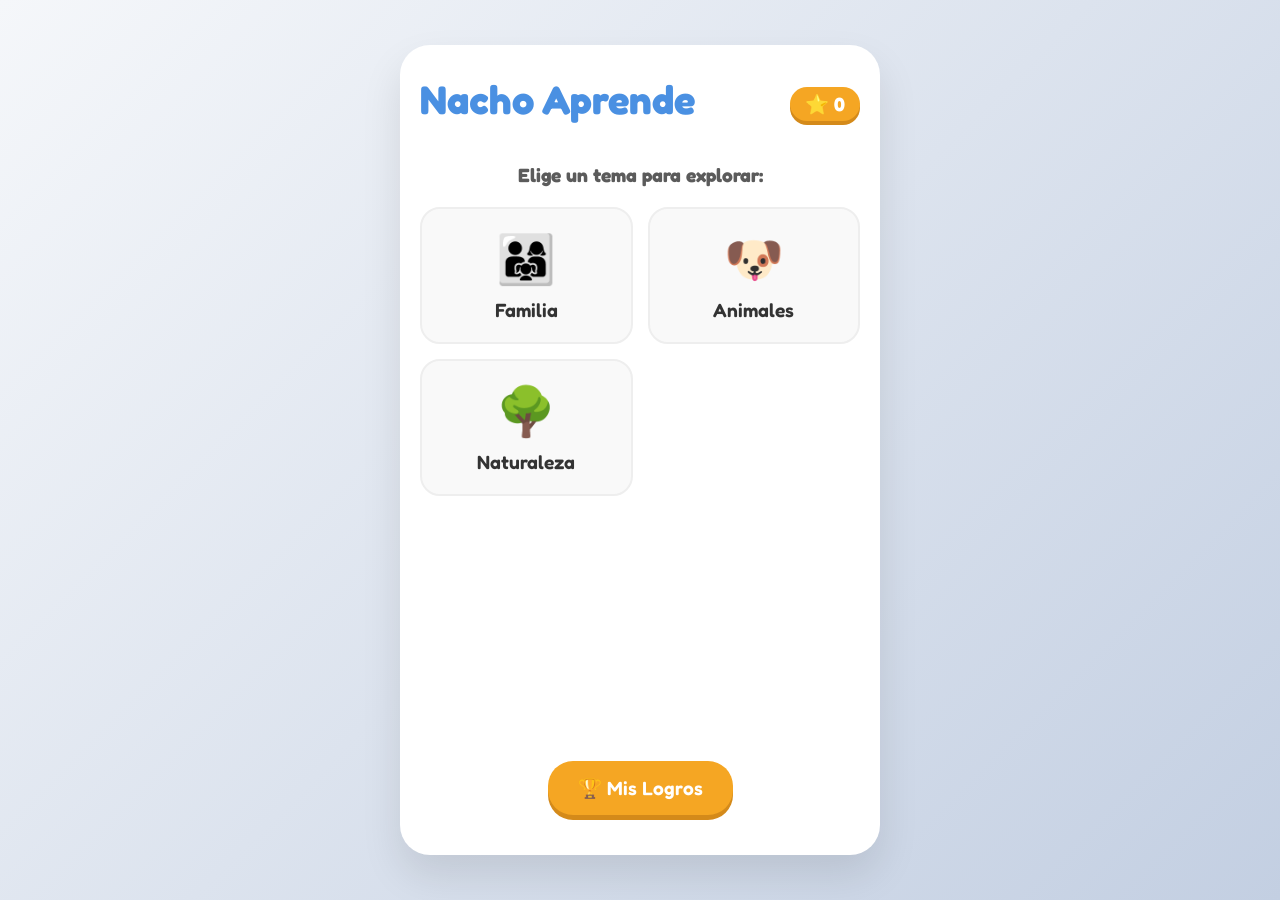
<file: SOPORTES/Aplicaciones/Nacho Kids/nacho_app/index.html>
<!DOCTYPE html>
<html lang="es">
<head>
    <meta charset="UTF-8">
    <meta name="viewport" content="width=device-width, initial-scale=1.0">
    <title>Nacho Aprende Pro</title>
    <link rel="preconnect" href="https://fonts.googleapis.com">
    <link rel="preconnect" href="https://fonts.gstatic.com" crossorigin>
    <link href="https://fonts.googleapis.com/css2?family=Fredoka:wght@400;600;700&display=swap" rel="stylesheet">
    <link rel="stylesheet" href="css/styles.css">
</head>
<body>
    <div class="app-container">
        <!-- Pantalla de Menú Principal -->
        <div id="pantalla-menu-principal" class="pantalla activa">
            <div class="header-menu">
                <h1 class="titulo-principal">Nacho Aprende</h1>
                <div class="badge-estrellas">⭐ <span class="estrellas-totales-ui">0</span></div>
            </div>
            
            <h2 class="subtitulo">Elige un tema para explorar:</h2>
            <div id="grid-temas" class="grid-temas">
                <!-- Temas dinámicos -->
            </div>
            
            <button id="btn-ver-logros" class="btn-secundario mt-auto">🏆 Mis Logros</button>
        </div>

        <!-- Pantalla de Selección de Nivel -->
        <div id="pantalla-seleccion-nivel" class="pantalla">
            <div class="header-simple">
                <button id="btn-volver-menu" class="btn-icon">⬅️ Volver</button>
                <div class="badge-estrellas">⭐ <span class="estrellas-totales-ui">0</span></div>
            </div>
            
            <h1 id="titulo-categoria" class="titulo-categoria">Categoría</h1>
            <h2 class="subtitulo">Selecciona un nivel:</h2>
            <div id="niveles-container" class="niveles-container">
                <!-- Niveles dinámicos -->
            </div>
        </div>

        <!-- Pantalla de Juego: Brinca la Palabra -->
        <div id="pantalla-juego-brinca" class="pantalla">
            <div class="header-simple">
                <button id="btn-volver-de-juego" class="btn-icon">⬅️ Salir</button>
                <div class="badge-estrellas">⭐ <span class="estrellas-totales-ui">0</span></div>
            </div>
            
            <h2 class="instruccion-juego">Ayúdame a cruzar seleccionando las sílabas en orden</h2>
            
            <div id="contenedor-brinca" class="contenedor-brinca">
                <!-- Juego renderizado dinámicamente -->
            </div>
        </div>

        <!-- Pantalla de Logros -->
        <div id="pantalla-logros" class="pantalla">
            <div class="header-simple">
                <button id="btn-volver-de-logros" class="btn-icon">⬅️ Volver</button>
            </div>
            
            <h1 class="titulo-principal">Tus Insignias</h1>
            <div id="insignias-container" class="insignias-container">
                <!-- Insignias generadas -->
            </div>
        </div>
        
        <!-- Pantalla Final -->
        <div id="pantalla-final" class="pantalla">
            <h1 class="titulo-principal text-verde">¡Nivel Completado!</h1>
            <p id="mensaje-final" class="mensaje-final">¡Has ganado una nueva insignia!</p>
            <div class="estrellas-finales">⭐⭐⭐⭐⭐</div>
            <button onclick="mostrarPantalla('menuPrincipal')" class="btn-primario mt-auto">Volver al Menú</button>
        </div>
    </div>

    <!-- Scripts de la app modulares -->
    <script src="js/data.js"></script>
    <script src="js/progress.js"></script>
    <script src="js/games.js"></script>
    <script src="js/app.js"></script>
</body>
</html>
</file>
<file: SOPORTES/Aplicaciones/Nacho Kids/nacho_app/css/styles.css>
:root {
    --primario: #4A90E2;
    --secundario: #50E3C2;
    --acento: #F5A623;
    --rojo: #E74C3C;
    --verde: #2ECC71;
    --blanco: #FFFFFF;
    --fondo: #F9F9F9;
    --texto: #333333;
    --sombra: rgba(0, 0, 0, 0.1);
}

* { box-sizing: border-box; margin: 0; padding: 0; font-family: 'Fredoka', sans-serif; }

body {
    background-color: var(--fondo);
    display: flex;
    justify-content: center;
    align-items: center;
    min-height: 100vh;
    background-image: linear-gradient(135deg, #f5f7fa 0%, #c3cfe2 100%);
}

.app-container {
    width: 100%;
    max-width: 480px;
    height: 100vh;
    max-height: 850px;
    background-color: var(--blanco);
    position: relative;
    overflow: hidden;
    display: flex;
    flex-direction: column;
}

@media (min-width: 481px) {
    .app-container {
        height: 90vh;
        border-radius: 30px;
        box-shadow: 0 20px 40px var(--sombra);
    }
}

.pantalla {
    display: none;
    flex-direction: column;
    align-items: center;
    width: 100%;
    height: 100%;
    padding: 20px;
    animation: fadeIn 0.4s ease;
}

.pantalla.activa { display: flex; }

@keyframes fadeIn { from { opacity: 0; } to { opacity: 1; } }

/* Utilidades */
.mt-auto { margin-top: auto; margin-bottom: 20px;}
.titulo-principal { color: var(--primario); font-size: 2.5rem; margin-bottom: 10px;}
.subtitulo { color: var(--texto); font-size: 1.2rem; margin-bottom: 20px; opacity: 0.8;}
.text-verde { color: var(--verde); }

/* Header y Badges */
.header-menu, .header-simple {
    width: 100%;
    display: flex;
    justify-content: space-between;
    align-items: center;
    padding: 10px 0;
    margin-bottom: 20px;
}
.header-simple { border-bottom: 2px solid #eee; padding-bottom: 15px;}

.badge-estrellas {
    background-color: var(--acento);
    color: var(--blanco);
    padding: 5px 15px;
    border-radius: 20px;
    font-weight: 700;
    font-size: 1.2rem;
    box-shadow: 0 4px 0 #d48a1a;
}

/* Botones genéricos */
button { border: none; cursor: pointer; font-family: inherit; font-weight: 600; transition: transform 0.1s; outline: none; }
button:active { transform: scale(0.95); }
.btn-icon { background: none; font-size: 1.1rem; color: var(--primario); }
.btn-primario, .btn-secundario {
    padding: 15px 30px;
    border-radius: 25px;
    font-size: 1.2rem;
    color: var(--blanco);
}
.btn-primario { background-color: var(--primario); box-shadow: 0 5px 0 #3a75b8; }
.btn-secundario { background-color: var(--acento); box-shadow: 0 5px 0 #d48a1a; }

/* Grid de Temas */
.grid-temas {
    display: grid;
    grid-template-columns: 1fr 1fr;
    gap: 15px;
    width: 100%;
}

.btn-tema {
    background-color: var(--fondo);
    border: 2px solid #eee;
    border-radius: 20px;
    padding: 20px 10px;
    display: flex;
    flex-direction: column;
    align-items: center;
    gap: 10px;
}
.btn-tema:hover { border-color: var(--primario); background-color: #f0f7ff; }
.tema-icono { font-size: 3rem; }
.tema-nombre { font-size: 1.2rem; color: var(--texto); }

/* Niveles */
.niveles-container { display: flex; flex-direction: column; gap: 15px; width: 100%; }
.btn-nivel {
    background-color: var(--blanco);
    border: 3px solid var(--secundario);
    padding: 20px;
    border-radius: 15px;
    font-size: 1.2rem;
    color: var(--texto);
    box-shadow: 0 4px 0 var(--secundario);
}
.btn-nivel.completado { background-color: var(--secundario); color: var(--blanco); }

/* Juego Brinca la Palabra */
.contenedor-brinca { width: 100%; flex-grow: 1; display: flex; flex-direction: column; }
.brinca-header {
    display: flex;
    align-items: center;
    justify-content: center;
    gap: 20px;
    margin-bottom: 20px;
    background: #eee;
    padding: 15px;
    border-radius: 20px;
}
.img-realista-pequena {
    width: 100px;
    height: 100px;
    object-fit: cover;
    border-radius: 15px;
    box-shadow: 0 4px 8px var(--sombra);
}
.btn-audio-small {
    background: var(--primario);
    color: white;
    padding: 10px 15px;
    border-radius: 15px;
    font-size: 1rem;
}

.rio-container {
    background: #a2d9ff; /* color río */
    flex-grow: 1;
    border-radius: 20px;
    position: relative;
    padding: 20px;
    display: flex;
    flex-direction: column;
    align-items: center;
    justify-content: flex-end; /* Personaje empieza abajo */
}

.personaje-brinca {
    font-size: 3rem;
    position: absolute;
    bottom: 10px;
    transition: transform 0.4s ease-in-out;
    z-index: 10;
}

.piedras-container {
    display: flex;
    flex-wrap: wrap;
    gap: 15px;
    justify-content: center;
    margin-bottom: 80px; /* espacio para que empiece el pj */
}

.piedra {
    background-color: #95a5a6;
    color: white;
    width: 80px;
    height: 60px;
    border-radius: 50%;
    display: flex;
    justify-content: center;
    align-items: center;
    font-size: 1.5rem;
    font-weight: bold;
    box-shadow: 0 6px 0 #7f8c8d;
    cursor: pointer;
}

.piedra:active { transform: translateY(4px); box-shadow: 0 2px 0 #7f8c8d; }
.piedra-correcta { background-color: var(--verde); box-shadow: 0 6px 0 #27ae60; }
.piedra-incorrecta { background-color: var(--rojo); box-shadow: 0 6px 0 #c0392b; animation: shake 0.4s; }

/* Logros */
.insignias-container {
    display: grid;
    grid-template-columns: 1fr 1fr;
    gap: 20px;
    width: 100%;
}
.insignia {
    background: #fff3e0;
    border: 2px solid var(--acento);
    border-radius: 15px;
    padding: 20px;
    text-align: center;
}
.insignia-icono { font-size: 3rem; margin-bottom: 10px; }

/* Notificación Bonus */
.notificacion-bonus {
    position: fixed;
    top: 20%;
    left: 50%;
    transform: translateX(-50%);
    background: var(--acento);
    color: white;
    padding: 15px 30px;
    border-radius: 30px;
    font-weight: bold;
    font-size: 1.5rem;
    box-shadow: 0 10px 20px rgba(0,0,0,0.2);
    z-index: 1000;
    animation: popUp 0.5s cubic-bezier(0.175, 0.885, 0.32, 1.275);
}
.notificacion-bonus.desvanecer { opacity: 0; transition: opacity 0.5s; }

@keyframes popUp { 0% { transform: translate(-50%, 20px) scale(0.5); opacity: 0; } 100% { transform: translate(-50%, 0) scale(1); opacity: 1; } }
@keyframes shake { 0%, 100% { transform: translateX(0); } 25% { transform: translateX(-5px); } 50% { transform: translateX(5px); } 75% { transform: translateX(-5px); } }
</file>
